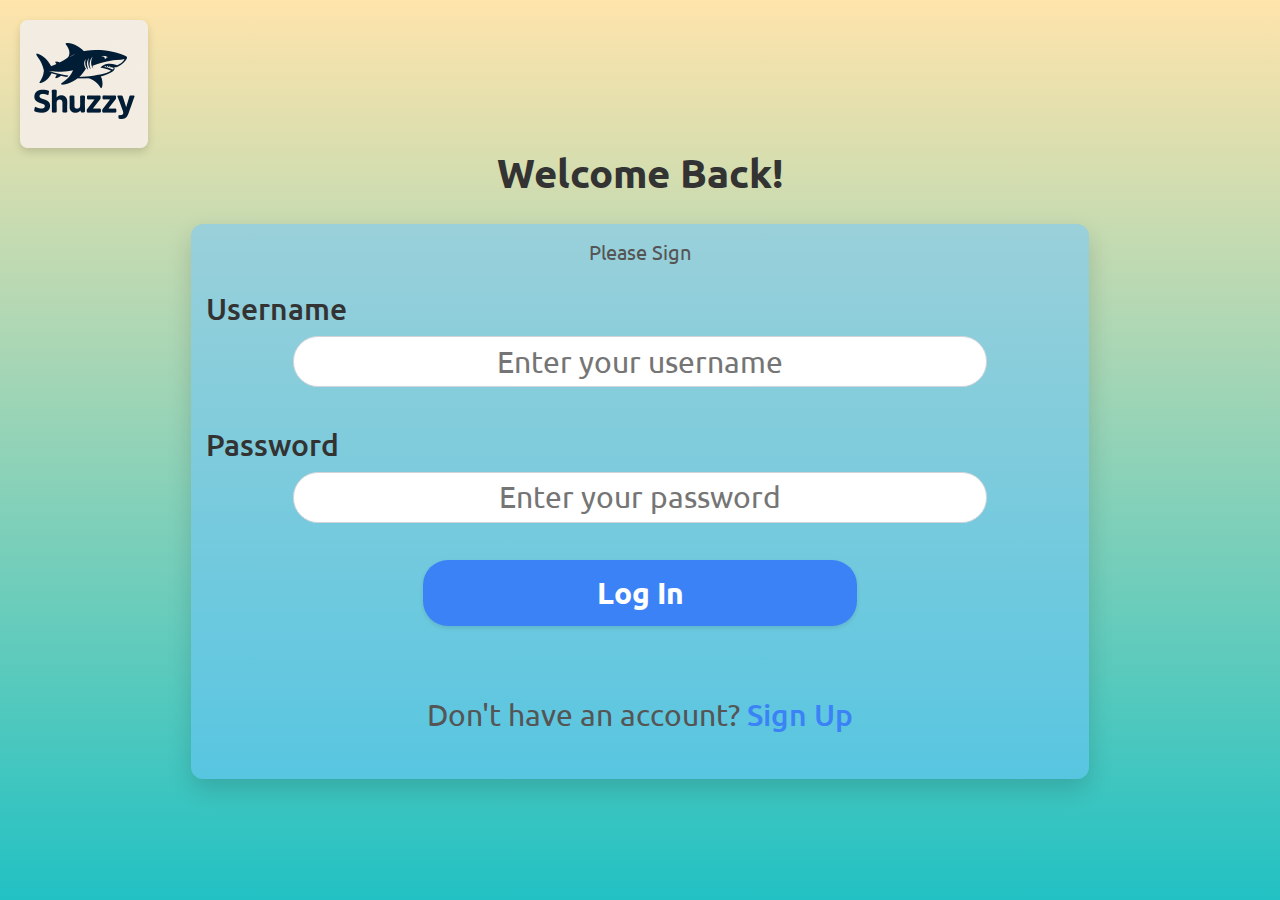
<file: index.html>
<!DOCTYPE html>
<html lang="en">
<head>
    <meta charset="UTF-8">
    <meta name="viewport" content="width=device-width, initial-scale=1.0">
    <title>Login - COP 4331 Project</title>
    <link href="https://fonts.googleapis.com/css?family=Ubuntu" rel="stylesheet">
    <link href="css/styles.css" rel="stylesheet">
    <script type="text/javascript" src="js/md5.js"></script>
    <script type="text/javascript" src="js/code.js"></script>
</head>
<body>
    <img id="logo" src= "images/shuzzy.png"></img>
    <div class="auth-container">
        <h1 class="auth-title">Welcome Back!</h1>
        <div id="loginDiv" class="auth-form">
            <span id="loginTitle" class="form-subtitle">
                Please Sign 
            </span>

            <div class="form-group">
                <label for="loginName" class="form-label">Username</label>
                <input type="text" id="loginName" placeholder="Enter your username" class="form-input">
            </div>
            
            <div class="form-group">
                <label for="loginPassword" class="form-label">Password</label>
                <input type="password" id="loginPassword" placeholder="Enter your password" class="form-input">
            </div>
            
            <button type="button" id="loginButton" class="button button-primary" onclick="doLogin();">
                Log In
            </button>
            
            <span id="loginResult" class="form-message"></span>
            <p class="auth-link">
                Don't have an account? 
                <a href="register.html">Sign Up</a>
            </p>
        </div>
    </div>
</body>
</html>
</file>
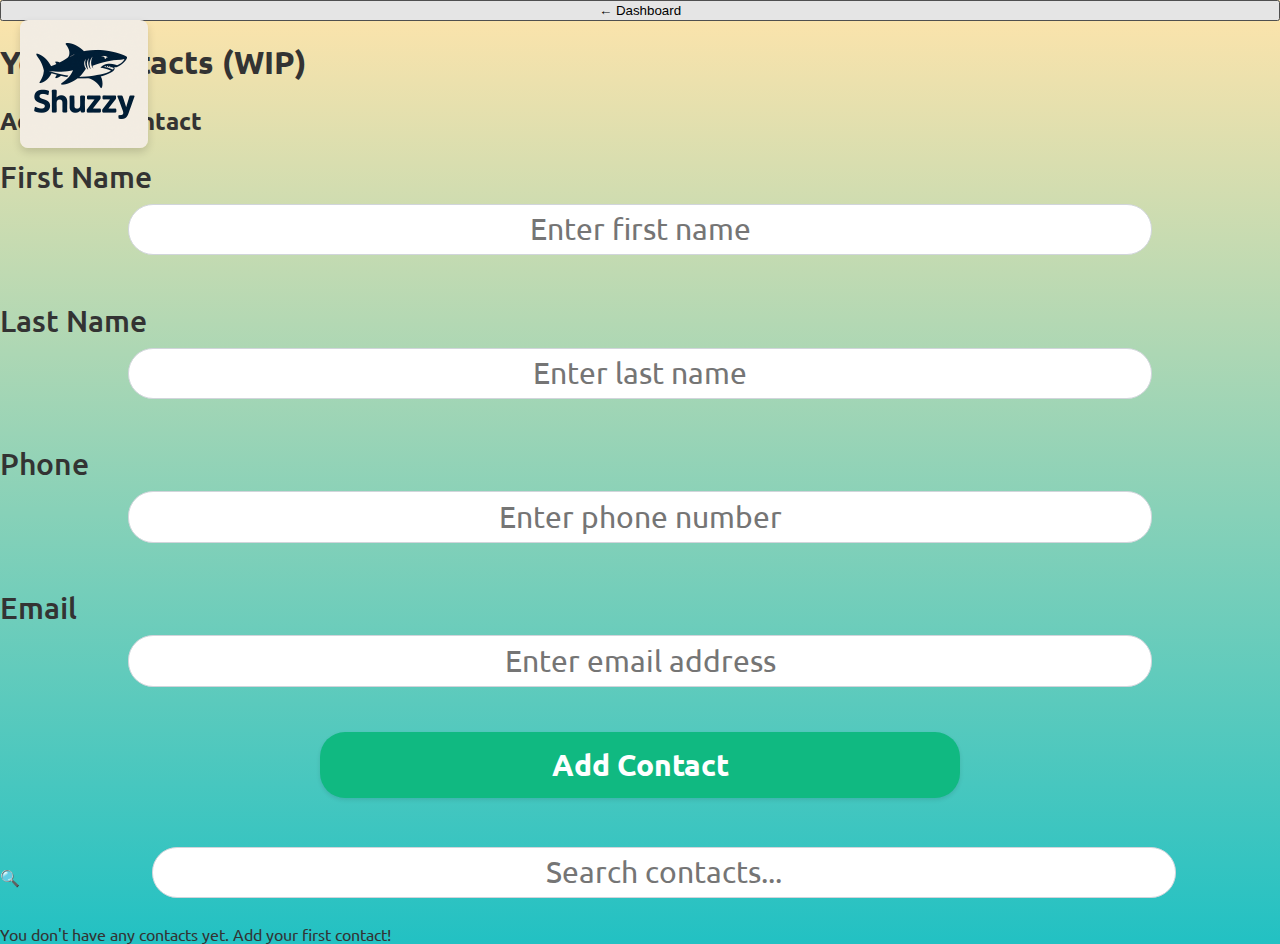
<file: contacts.html>
<!DOCTYPE html>
<html lang="en">
<head>
    <meta charset="UTF-8">
    <meta name="viewport" content="width=device-width, initial-scale=1.0">
    <title>Dashboard - COP 4331 Project</title>
    <link href="https://fonts.googleapis.com/css?family=Ubuntu" rel="stylesheet">
    <link href="css/styles.css" rel="stylesheet">
    <link rel="icon" href="images/shuzzy_minimal.png" type="image/png">
    <script type="text/javascript" src="js/md5.js"></script>
    <script type="text/javascript" src="js/code.js"></script>
</head>
<body>
    <button class="button-back" onclick="window.location.href='dashboard.html';">
        ← Dashboard
    </button>
    
    <img id="logo" src="images/shuzzy.png" alt="Shuzzy Logo">
    
    <div class="contacts-container">
        <h1 class="contacts-title">Your Contacts (WIP)</h1>
        
        <div class="add-contact-form">
            <h2>Add New Contact</h2>
            <div class="form-group">
                <label for="firstName" class="form-label">First Name</label>
                <input type="text" id="firstName" class="form-input" placeholder="Enter first name">
            </div>
            <div class="form-group">
                <label for="lastName" class="form-label">Last Name</label>
                <input type="text" id="lastName" class="form-input" placeholder="Enter last name">
            </div>
            <div class="form-group">
                <label for="phone" class="form-label">Phone</label>
                <input type="tel" id="phone" class="form-input" placeholder="Enter phone number">
            </div>
            <div class="form-group">
                <label for="email" class="form-label">Email</label>
                <input type="email" id="email" class="form-input" placeholder="Enter email address">
            </div>
            <button class="button button-success" onclick="addContact()">Add Contact</button>
            <span id="formMessage" class="form-message"></span>
        </div>
        
        <div class="search-container">
            <span class="search-icon">🔍</span>
            <input type="text" id="searchInput" class="form-input" placeholder="Search contacts...">
        </div>
            
            <div id="contactsContent">
                <!-- Contacts will be loaded here dynamically -->
                <div class="empty-contacts">
                    You don't have any contacts yet. Add your first contact!
                </div>
            </div>
        </div>
    </div>
</file>
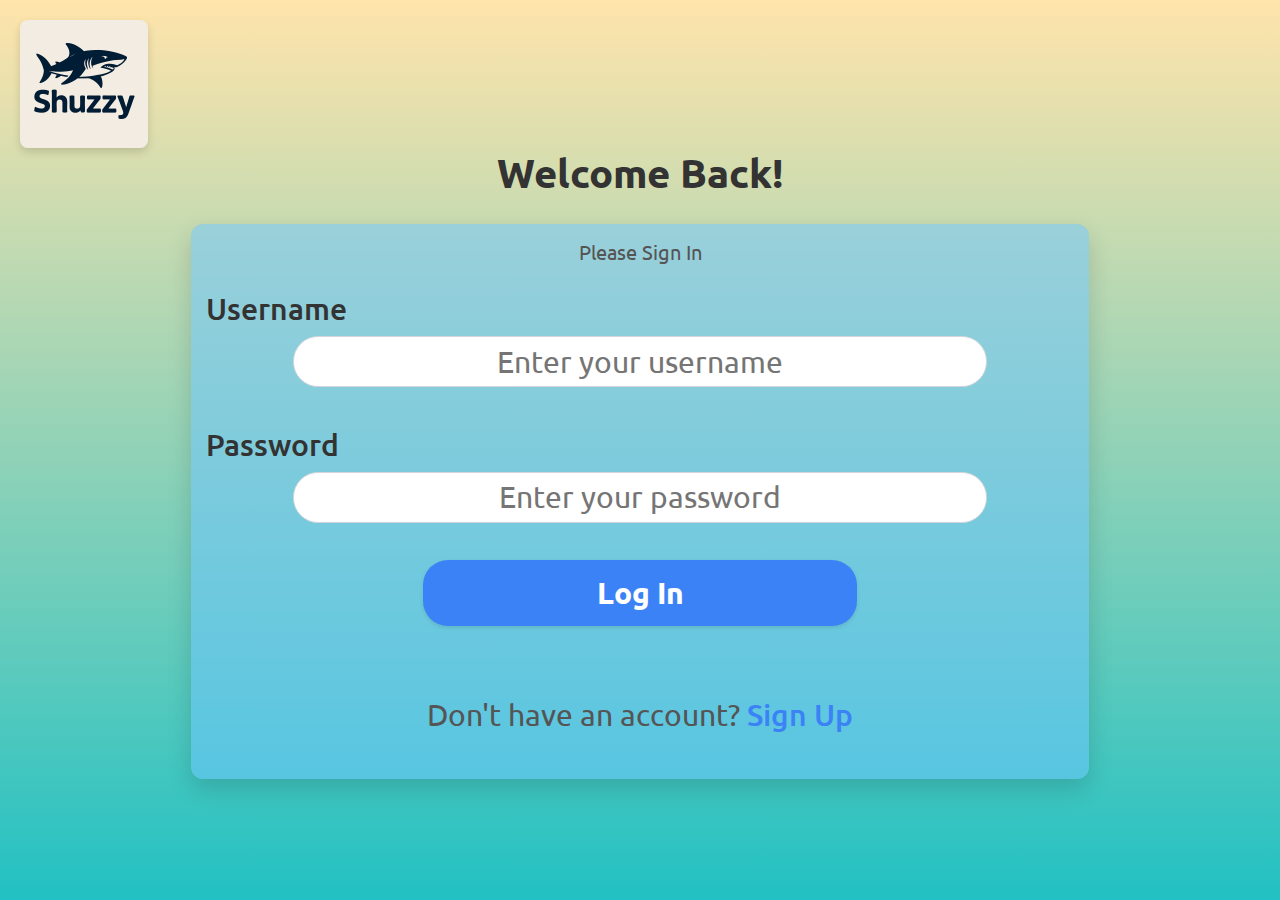
<file: login.html>
<!DOCTYPE html>
<html lang="en">
<head>
    <meta charset="UTF-8">
    <meta name="viewport" content="width=device-width, initial-scale=1.0">
    <title>Login - COP 4331 Project</title>
    <link href="https://fonts.googleapis.com/css?family=Ubuntu" rel="stylesheet">
    <link href="css/styles.css" rel="stylesheet">
    <script type="text/javascript" src="js/md5.js"></script>
    <script type="text/javascript" src="js/code.js"></script>
</head>
<body>
    <img id="logo" src= "images/shuzzy.png">
    <div class="auth-container">
        <h1 class="auth-title">Welcome Back!</h1>
        <div id="loginDiv" class="auth-form">
            <span id="loginTitle" class="form-subtitle">
                Please Sign In
            </span>

            <div class="form-group">
                <label for="loginName" class="form-label">Username</label>
                <input type="text" id="loginName" placeholder="Enter your username" class="form-input">
            </div>
            
            <div class="form-group">
                <label for="loginPassword" class="form-label">Password</label>
                <input type="password" id="loginPassword" placeholder="Enter your password" class="form-input">
            </div>
            
            <button type="button" id="loginButton" class="button button-primary" onclick="doLogin();">
                Log In
            </button>
            
            <span id="loginResult" class="form-message"></span>
            <p class="auth-link">
                Don't have an account? 
                <a href="register.html">Sign Up</a>
            </p>
        </div>
    </div>
</body>
</html>
</file>
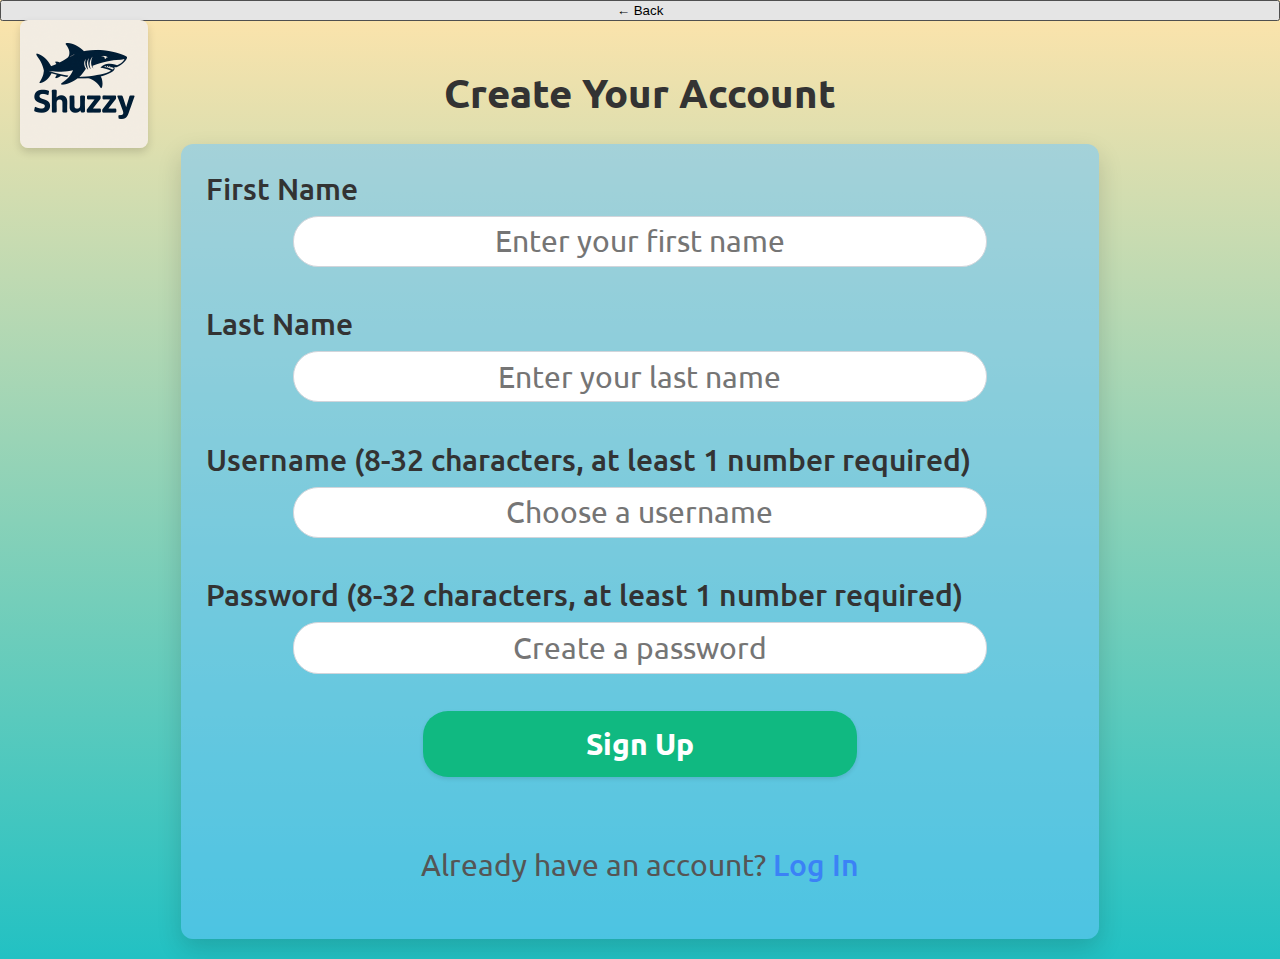
<file: register.html>
<!DOCTYPE html>
<html lang="en">
<head>
    <meta charset="UTF-8">
    <meta name="viewport" content="width=device-width, initial-scale=1.0">
    <title>Shuzzy</title>
    <link href="https://fonts.googleapis.com/css?family=Ubuntu" rel="stylesheet">
    <link href="css/styles.css" rel="stylesheet">
    <link rel="icon" href="images/shuzzy_minimal.png" type="image/png">
    <script type="text/javascript" src="js/md5.js"></script>
    <script type="text/javascript" src="js/code.js"></script>
    <style>
        body {
            display: flex;
            flex-direction: column;
            justify-content: center;
            min-height: 100vh;
            padding: 0;
        }
        #logo {
            margin-top: 0;
        }
    </style>
</head>
<body>
    <button class="button-back" onclick="window.location.href='login.html';">
    ← Back
    </button>
    <img id="logo" src= "images/shuzzy.png">
    <div class="auth-container">
        <h1 class="auth-title">Create Your Account</h1>
        
        <div id="registerDiv" class="auth-form">
            <div class="form-group">
                <label for="registerFirstName" class="form-label">First Name</label>
                <input type="text" id="registerFirstName" placeholder="Enter your first name" class="form-input">
            </div>
            <div class="form-group">
                <label for="registerLastName" class="form-label">Last Name</label>
                <input type="text" id="registerLastName" placeholder="Enter your last name" class="form-input">
            </div>
            <div class="form-group">
                <label for="registerUsername" class="form-label">Username (8-32 characters, at least 1 number required)</label>
                <input type="text" id="registerUsername" placeholder="Choose a username" class="form-input">
            </div>
            <div class="form-group">
                <label for="registerPassword" class="form-label">Password (8-32 characters, at least 1 number required)</label>
                <input type="password" id="registerPassword" placeholder="Create a password" class="form-input">
            </div>
            
            <button type="button" id="registerButton" class="button button-success" onclick="doRegister();">
                Sign Up
            </button>
            
            <span id="registerResult" class="form-message"></span>

            <p class="auth-link">
                Already have an account? 
                <a href="login.html">Log In</a>
            </p>
        </div>
    </div>
</body>
</html>
</file>
<file: css/styles.css>
body {
    font-family: 'Ubuntu', sans-serif;
    background: #22C1C3;
    background: linear-gradient(0deg,rgba(34, 193, 195, 1) 0%, rgba(255, 228, 171, 1) 100%);
    margin: 0;
    padding: 0;
    display: flex;
    flex-direction: column;
    min-height: 100vh;
    color: #333;
}

.container {
    width: 90%;
    max-width: 1200px;
    margin: 0 auto;
    padding: 20px;
}

#title {
    font-size: 40px;
    width: 100%;
    margin: 2% 5%; 
    text-align: center;
    font-family: 'Ubuntu', sans-serif;
    color: #70c6ff;
}

#logo {
    width: 10%;
    min-width: 80px;
    max-width: 150px;
    height: auto;
    box-shadow: 0 4px 8px rgba(0,0,0,0.15);
    position: fixed;
    top: 20px;
    left: 20px;
    z-index: 1000;
    border-radius: 8px;
}

/* This class is used for the main headings on auth pages like "Welcome Back!" */
.auth-title {
    font-size: 40px;
    width: 90%;
    margin: 2% auto;
    text-align: center;
    font-family: 'Ubuntu', sans-serif;
    color: #333;
    font-weight: bold;
}


/* Authentication Page Styles (index.html, register.html) */
.auth-container {
    display: flex;
    flex-direction: column;
    align-items: center;
    justify-content: center;
    flex-grow: 1;
    padding: 20px;
}

.auth-form {
    padding: 15px;
    border-radius: 12px;
    box-shadow: 0 10px 25px rgba(0, 0, 0, 0.1);
}

#loginDiv {
    font-size: 30px; 
    width: 70%;     
    padding: 15px;
    background-color: rgba(112, 198, 255, 0.522);
    border-radius: 12px;
    box-shadow: 0 10px 25px rgba(0, 0, 0, 0.15);
}

#registerDiv {
    font-size: 30px; 
    width: 70%;     
    padding: 25px;
    background-color: rgba(112, 198, 255, 0.522);
    border-radius: 12px;
    box-shadow: 0 10px 25px rgba(0, 0, 0, 0.15);
}

.form-subtitle {
    display: block;
    text-align: center;
    color: #555; /* Keeping this for now, can be adjusted */
    margin-bottom: 1.5rem; 
    font-size: 20px; 
}

.form-group {
    margin-bottom: 1.25rem; 
}

.form-label {
    display: block;
    font-size: 30px; 
    font-weight: 500;
    color: #333;
    margin-bottom: 0.5rem; 
}

.form-input, input[type="text"], input[type="password"] {
    width: 80%; 
    margin-left: 10%;
    margin-bottom: 2%;
    padding: 0.415rem 0.5rem; 
    border: 1px solid #d1d5db;
    border-radius: 25px;
    font-size: 30px;
    text-align: center;
    box-sizing: border-box; 
    font-family: 'Ubuntu', sans-serif;
    transition: border-color 0.2s ease-in-out, box-shadow 0.2s ease-in-out;
}

#loginName, #loginPassword, #searchText, #colorText {
    font-size: 30px;
}

.form-input:focus, input[type="text"]:focus, input[type="password"]:focus {
    border-color: #3b82f6; 
    box-shadow: 0 0 0 2px rgba(59, 130, 246, 0.3);
    outline: none;
}

.button {
    width: 50%;
    margin-left: 25%;
    color: white; 
    font-weight: 600;
    padding: 0.875rem 1rem; 
    border: none;
    border-radius: 25px;
    cursor: pointer;
    font-size: 30px;
    font-family: 'Ubuntu', sans-serif;
    transition: background-color 0.2s ease-in-out, box-shadow 0.2s ease-in-out, opacity 0.2s ease-in-out; /* Added opacity */
    box-shadow: 0 2px 4px rgba(0,0,0,0.1);
}

.button:hover { /* hover effect for .buttons */
    background-color: #00d5124f;
    color: #FFFFFF;
    opacity: 0.5;
    box-shadow: 0 4px 8px rgba(0,0,0,0.15);
}

.button-primary {
    background-color: #3b82f6; 
}

.button-success {
    background-color: #10b981; 
}

.button-danger { /* For logout button */
    background-color: #ef4444; 
    /* Overriding width and margin for this specific danger button if needed */
    width: auto; 
    margin-left: 0;
    padding: 0.5rem 1rem;
    font-size: 0.9rem;
}

#loginResult, .form-message {
    display: inline-block;
    font-size: 0.8em;
    width: 90%;
    text-align: center;
    margin-left: 5%;
    margin-bottom: 2%;
    font-family: 'Ubuntu', sans-serif;
    color: #95060a;
    min-height: 1.25rem; 
}

.form-message.success {
    color: #10b981; 
}
.form-message.error {
    color: #ef4444; 
}

.auth-link {
    text-align: center;
    color: #555;
    margin-top: 1.5rem; 
}
.auth-link a {
    color: #3b82f6;
    text-decoration: none;
    font-weight: 500;
}
.auth-link a:hover {
    text-decoration: underline;
    color: #2563eb;
}

/* Dashboard Page Styles (dashboard.html) */
.navbar {
    background-color: #3b82f6; 
    padding: 1rem 0;
    box-shadow: 0 2px 4px rgba(0,0,0,0.1);
}

.nav-container {
    display: flex;
    justify-content: space-between;
    align-items: center;
}

.nav-brand {
    color: white;
    font-size: 1.5rem; 
    font-weight: bold;
    text-decoration: none;
}

.dashboard-container {
    margin-top: 2.5rem; 
}

.card {
    background-color: #ffffff;
    padding: 2rem; 
    border-radius: 12px;
    box-shadow: 0 10px 25px rgba(0, 0, 0, 0.08);
}

.dashboard-title {
    font-size: 2.5rem; 
    font-weight: bold;
    color: #1f2937; 
    margin-bottom: 1.5rem; 
}

.dashboard-text {
    color: #4b5563; 
    font-size: 1.125rem; 
    margin-bottom: 1rem; 
    line-height: 1.6;
}

.features-grid {
    margin-top: 2rem; 
    display: grid;
    grid-template-columns: repeat(auto-fit, minmax(280px, 1fr)); 
    gap: 1.5rem; 
}

.feature-card {
    background-color: #f0f9ff; 
    padding: 1.5rem; 
    border-radius: 8px;
    box-shadow: 0 4px 6px rgba(0,0,0,0.05);
    transition: box-shadow 0.3s ease;
}
.feature-card:hover {
    box-shadow: 0 6px 12px rgba(0,0,0,0.1);
}

.feature-card:nth-child(2) { background-color: #f0fdf4; }
.feature-card:nth-child(2) .feature-title { color: #15803d; }
.feature-card:nth-child(2) p { color: #16a34a; }
.feature-card:nth-child(3) { background-color: #fffbeb; }
.feature-card:nth-child(3) .feature-title { color: #b45309; }
.feature-card:nth-child(3) p { color: #d97706; }
.feature-title { font-size: 1.25rem; font-weight: 600; color: #1e40af; margin-bottom: 0.5rem; }
.feature-card p { color: #1c51b9; font-size: 0.95rem; line-height: 1.5; }



#loggedInDiv, #accessUIDiv {
    font-size: 30px;
    width: 70%;
    margin-left: 15%;
    padding: 25px;
    background-color: #b2b2b2;
    border-radius: 8px;
    margin-bottom: 20px;
    color: #fff;
}

/* This is different from .auth-page-title used for H1s */
#auth-title { 
    display: inline-block;
    font-size: 0.8em;
    width: 90%;
    text-align: center;
    margin-left: 5%;
    margin-bottom: 2%;
    font-family: 'Ubuntu', sans-serif;
    color: #95060a;
}

#userName {
    display: inline-block;
    width: 80%;
    margin-left: 10%;
    text-align: center;
    font-size: 1.2rem;
    color: #fff;
    padding: 10px 0;
}

#logoutButton {
    width: 20%; /*might be too small */
    margin-left: 40%;
    /* These styles are applied if the button has id="logoutButton" */
    /* The .button.button-danger class provides base styling */
}

select {
    width: 30%;
    margin-left: 35%;
    margin-top: 2%;
    font-size: 0.75em;
    font-family: 'Ubuntu', sans-serif;
    padding: 10px;
    border-radius: 5px;
}

#colorSearchResult {
    display: none;
}

#colorAddResult {
    display: inline-block;
    font-size: 0.8em;
    width: 90%;
    text-align: center;
    margin-left: 5%;
    margin-top: 2%;
    margin-bottom: 1%;
    font-family: 'Ubuntu', sans-serif;
    color: #95060a;
}
</file>
